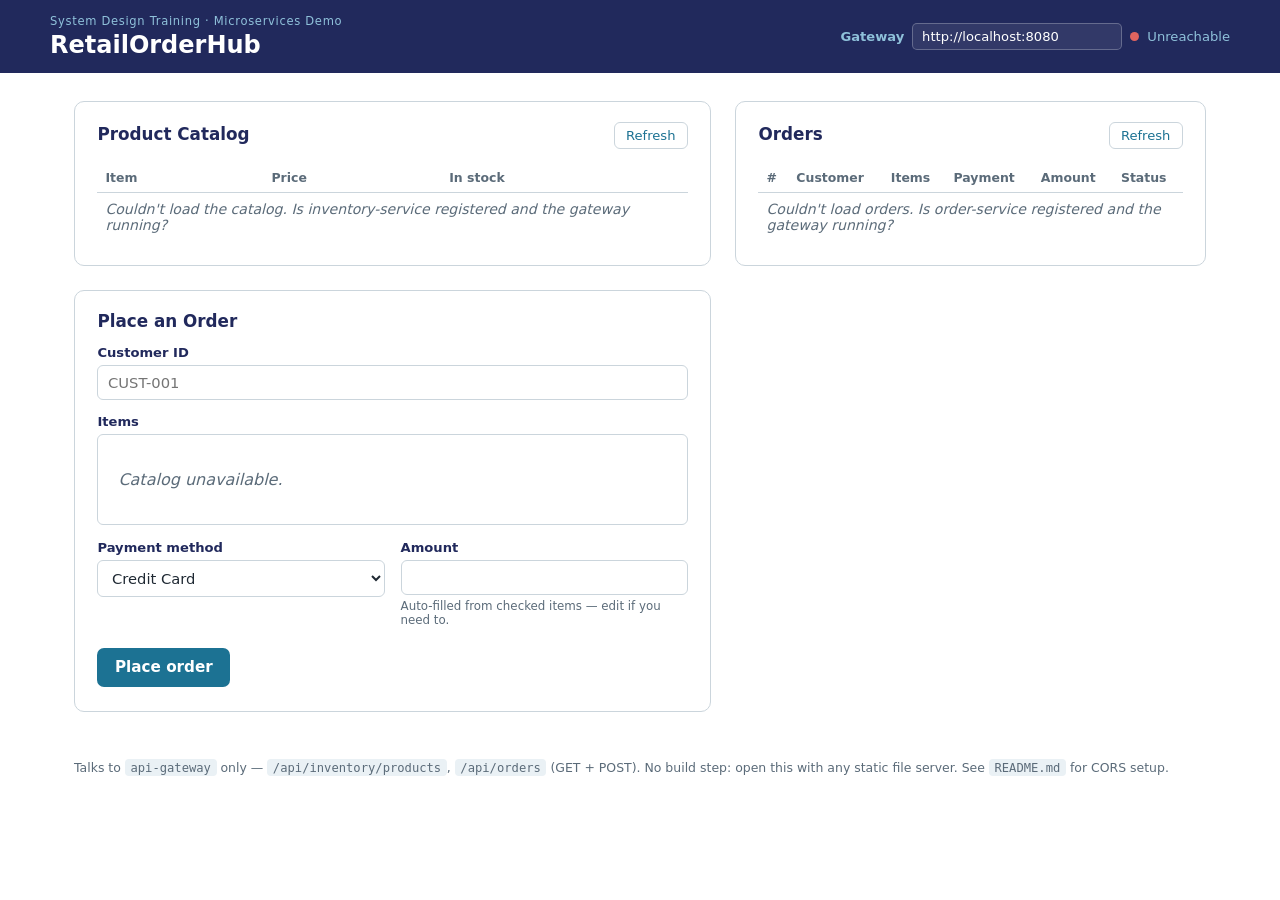
<file: day4/retailorderhub-microservices/frontend/index.html>
<!DOCTYPE html>
<html lang="en">
<head>
  <meta charset="UTF-8">
  <meta name="viewport" content="width=device-width, initial-scale=1.0">
  <title>RetailOrderHub</title>
  <link rel="stylesheet" href="styles.css">
</head>
<body>

  <header class="topbar">
    <div class="topbar-inner">
      <div class="brand">
        <span class="brand-eyebrow">System Design Training · Microservices Demo</span>
        <h1>RetailOrderHub</h1>
      </div>
      <div class="gateway-status">
        <label for="gatewayUrl">Gateway</label>
        <input id="gatewayUrl" type="text" spellcheck="false" value="http://localhost:8080">
        <span id="statusDot" class="status-dot" title="Checking..."></span>
        <span id="statusText" class="status-text">Checking…</span>
      </div>
    </div>
  </header>

  <main class="layout">

    <section class="col col-catalog">
      <div class="panel">
        <div class="panel-head">
          <h2>Product Catalog</h2>
          <button class="btn-ghost" id="refreshCatalog" type="button">Refresh</button>
        </div>
        <table class="data-table" id="catalogTable">
          <thead>
            <tr><th>Item</th><th>Price</th><th>In stock</th></tr>
          </thead>
          <tbody id="catalogBody">
            <tr><td colspan="3" class="empty-row">Loading catalog…</td></tr>
          </tbody>
        </table>
      </div>

      <div class="panel">
        <div class="panel-head">
          <h2>Place an Order</h2>
        </div>

        <div id="orderBanner" class="banner" hidden></div>

        <form id="orderForm">
          <div class="field">
            <label for="customerId">Customer ID</label>
            <input id="customerId" name="customerId" type="text" placeholder="CUST-001" required>
          </div>

          <div class="field">
            <label>Items</label>
            <div id="itemChecklist" class="item-checklist">
              <p class="empty-row">Waiting on catalog…</p>
            </div>
          </div>

          <div class="field-row">
            <div class="field">
              <label for="paymentMethod">Payment method</label>
              <select id="paymentMethod" name="paymentMethod">
                <option value="CREDIT_CARD">Credit Card</option>
                <option value="PAYPAL">PayPal</option>
                <option value="GIFT_CARD">Gift Card</option>
                <option value="APPLE_PAY">Apple Pay</option>
                <option value="GOOGLE_PAY">Google Pay</option>
              </select>
            </div>
            <div class="field">
              <label for="amount">Amount</label>
              <input id="amount" name="amount" type="number" step="0.01" min="0" required>
              <span class="field-hint">Auto-filled from checked items — edit if you need to.</span>
            </div>
          </div>

          <button type="submit" class="btn-primary" id="submitOrder">Place order</button>
        </form>
      </div>
    </section>

    <section class="col col-orders">
      <div class="panel">
        <div class="panel-head">
          <h2>Orders</h2>
          <button class="btn-ghost" id="refreshOrders" type="button">Refresh</button>
        </div>
        <table class="data-table" id="ordersTable">
          <thead>
            <tr><th>#</th><th>Customer</th><th>Items</th><th>Payment</th><th>Amount</th><th>Status</th></tr>
          </thead>
          <tbody id="ordersBody">
            <tr><td colspan="6" class="empty-row">Loading orders…</td></tr>
          </tbody>
        </table>
      </div>
    </section>

  </main>

  <footer class="footer">
    Talks to <code>api-gateway</code> only — <code>/api/inventory/products</code>,
    <code>/api/orders</code> (GET + POST). No build step: open this with any static
    file server. See <code>README.md</code> for CORS setup.
  </footer>

  <script src="app.js"></script>
</body>
</html>
</file>
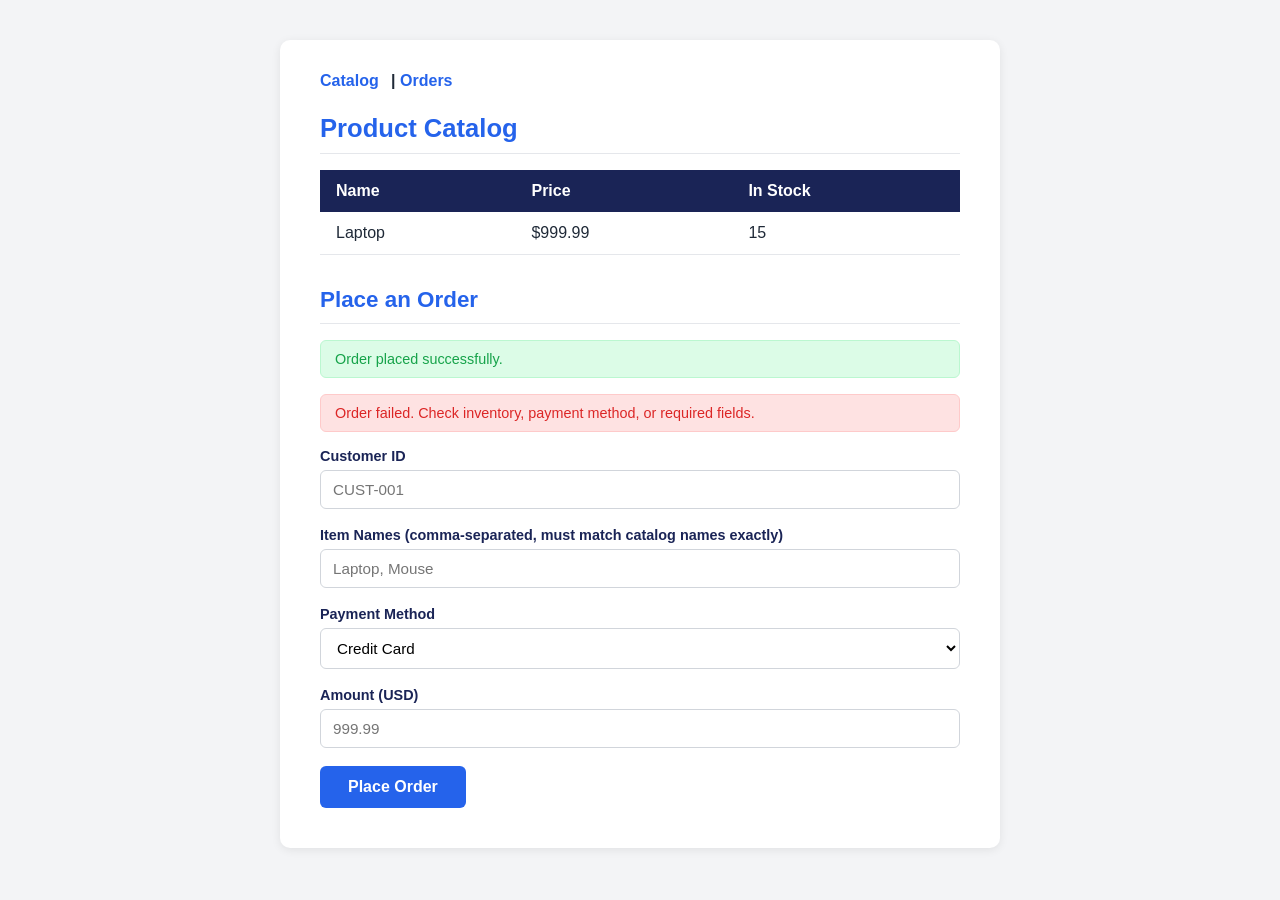
<file: day4/day3-lab3/retailorderhub/target/classes/templates/index.html>
<!DOCTYPE html>
<html xmlns:th="http://www.thymeleaf.org">
<head>
    <meta charset="UTF-8">
    <title>RetailOrderHub</title>
    <style>
        :root {
            --primary: #2563eb;
            --primary-dark: #1d4ed8;
            --navy: #1a2456;
            --success: #16a34a;
            --danger: #dc2626;
            --border: #d1d5db;
            --bg: #f3f4f6;
            --text: #1f2937;
            --muted: #6b7280;
        }

        * {
            box-sizing: border-box;
        }

        body {
            font-family: "Segoe UI", Roboto, Arial, sans-serif;
            background-color: var(--bg);
            color: var(--text);
            margin: 0;
            padding: 40px 16px;
            display: flex;
            justify-content: center;
        }

        .page {
            background: #ffffff;
            border-radius: 10px;
            box-shadow: 0 2px 10px rgba(0, 0, 0, 0.08);
            padding: 32px 40px 40px;
            width: 100%;
            max-width: 720px;
        }

        nav {
            margin-bottom: 24px;
            font-weight: 600;
        }

        nav a {
            color: var(--primary);
            text-decoration: none;
            margin-right: 8px;
        }

        nav a:hover {
            text-decoration: underline;
        }

        h1, h2 {
            color: var(--primary);
            margin-top: 0;
        }

        h1 {
            font-size: 1.6rem;
            margin-bottom: 6px;
            padding-bottom: 10px;
            border-bottom: 1px solid #e5e7eb;
        }

        h2 {
            font-size: 1.4rem;
            margin-top: 32px;
            margin-bottom: 6px;
            padding-bottom: 10px;
            border-bottom: 1px solid #e5e7eb;
        }

        table {
            width: 100%;
            border-collapse: collapse;
            margin-top: 16px;
        }

        thead th {
            background-color: var(--navy);
            color: #fff;
            text-align: left;
            padding: 12px 16px;
            font-weight: 600;
        }

        tbody td {
            padding: 12px 16px;
            border-bottom: 1px solid #e5e7eb;
        }

        tbody tr:nth-child(even) {
            background-color: #f8fafc;
        }

        .alert {
            padding: 10px 14px;
            border-radius: 6px;
            margin: 16px 0;
            font-size: 0.9rem;
        }

        .alert-success {
            background-color: #dcfce7;
            color: var(--success);
            border: 1px solid #bbf7d0;
        }

        .alert-error {
            background-color: #fee2e2;
            color: var(--danger);
            border: 1px solid #fecaca;
        }

        .field {
            margin-bottom: 18px;
        }

        label {
            display: block;
            margin-bottom: 6px;
            font-weight: 600;
            font-size: 0.9rem;
            color: var(--navy);
        }

        input[type="text"],
        input[type="number"],
        select {
            width: 100%;
            padding: 10px 12px;
            border: 1px solid var(--border);
            border-radius: 6px;
            font-size: 0.95rem;
            background-color: #fff;
        }

        input:focus,
        select:focus {
            outline: none;
            border-color: var(--primary);
            box-shadow: 0 0 0 3px rgba(37, 99, 235, 0.15);
        }

        button {
            padding: 12px 28px;
            background-color: var(--primary);
            color: #fff;
            border: none;
            border-radius: 6px;
            font-size: 1rem;
            font-weight: 600;
            cursor: pointer;
            transition: background-color 0.15s ease-in-out;
        }

        button:hover {
            background-color: var(--primary-dark);
        }
    </style>
</head>
<body>
    <div class="page">
        <nav>
            <a href="#catalog">Catalog</a> | <a href="#order">Orders</a>
        </nav>

        <h1 id="catalog">Product Catalog</h1>
        <table>
            <thead>
                <tr>
                    <th>Name</th>
                    <th>Price</th>
                    <th>In Stock</th>
                </tr>
            </thead>
            <tbody>
                <tr th:each="product : ${products}">
                    <td th:text="${product.name}">Laptop</td>
                    <td th:text="'$' + ${#numbers.formatDecimal(product.price, 1, 2)}">$999.99</td>
                    <td th:text="${product.quantity}">15</td>
                </tr>
            </tbody>
        </table>

        <h2 id="order">Place an Order</h2>

        <div th:if="${success != null}">
            <p th:if="${success}" class="alert alert-success">Order placed successfully.</p>
            <p th:unless="${success}" class="alert alert-error">Order failed. Check inventory, payment method, or required fields.</p>
        </div>

        <form action="/order" method="post">
            <div class="field">
                <label>Customer ID</label>
                <input type="text" name="customerId" placeholder="CUST-001" required>
            </div>
            <div class="field">
                <label>Item Names (comma-separated, must match catalog names exactly)</label>
                <input type="text" name="items" placeholder="Laptop, Mouse" required>
            </div>
            <div class="field">
                <label>Payment Method</label>
                <select name="paymentMethod">
                    <option value="CREDIT_CARD">Credit Card</option>
                    <option value="PAYPAL">PayPal</option>
                    <option value="GIFT_CARD">Gift Card</option>
                    <option value="APPLE_PAY">Apple Pay</option>
                    <option value="SIMULATE_FAILURE">Simulate Failure (testing)</option>
                    <!-- Lab 3 (Day 2): add <option value="DEBIT_CARD">Debit Card</option> here
                         when you build DebitCardStrategy via your own branch/PR. -->
                </select>
            </div>
            <div class="field">
                <label>Amount (USD)</label>
                <input type="number" step="0.01" name="amount" placeholder="999.99" required>
            </div>
            <button type="submit">Place Order</button>
        </form>
    </div>
</body>
</html>
</file>
<file: day4/retailorderhub-microservices/frontend/styles.css>
/* ================= Design tokens =================
   Same Ocean Gradient palette as the course's Day 4 slide deck and lab
   docs (065A82 / 1C7293 / 21295C), so this looks like it belongs to the
   same training program rather than a separate generic project. */
:root {
  --navy: #21295C;
  --deep-blue: #065A82;
  --teal: #1C7293;
  --ice-blue: #8FC1DA;
  --pale-bg: #EAF1F5;
  --muted: #5B6B79;
  --border: #CBD5DC;
  --body-text: #1F2933;
  --white: #FFFFFF;
  --success-bg: #E4F3EC;
  --success-text: #1E6B4C;
  --error-bg: #FBE9E9;
  --error-text: #9A2E2E;

  --font: "Segoe UI", "Segoe UI Semibold", system-ui, -apple-system, "Helvetica Neue", Arial, sans-serif;
}

* { box-sizing: border-box; }

html, body {
  margin: 0;
  padding: 0;
  font-family: var(--font);
  color: var(--body-text);
  background: var(--white);
}

/* ================= Top bar ================= */
.topbar {
  background: var(--navy);
  color: var(--white);
  padding: 0.9rem 1.5rem;
}
.topbar-inner {
  max-width: 1180px;
  margin: 0 auto;
  display: flex;
  align-items: center;
  justify-content: space-between;
  flex-wrap: wrap;
  gap: 0.75rem;
}
.brand-eyebrow {
  display: block;
  font-size: 0.72rem;
  letter-spacing: 0.06em;
  color: var(--ice-blue);
  margin-bottom: 0.15rem;
}
.brand h1 {
  margin: 0;
  font-size: 1.5rem;
  font-weight: 600;
}
.gateway-status {
  display: flex;
  align-items: center;
  gap: 0.5rem;
  font-size: 0.82rem;
}
.gateway-status label {
  color: var(--ice-blue);
}
#gatewayUrl {
  background: rgba(255,255,255,0.08);
  border: 1px solid rgba(255,255,255,0.25);
  color: var(--white);
  border-radius: 5px;
  padding: 0.3rem 0.55rem;
  font-size: 0.82rem;
  width: 210px;
  font-family: var(--font);
}
#gatewayUrl:focus {
  outline: 2px solid var(--ice-blue);
  outline-offset: 1px;
}
.status-dot {
  width: 9px;
  height: 9px;
  border-radius: 50%;
  background: var(--muted);
  display: inline-block;
}
.status-dot.ok { background: #4CAF7D; }
.status-dot.down { background: #E0645F; }
.status-text { color: var(--ice-blue); min-width: 5.5em; }

/* ================= Layout ================= */
.layout {
  max-width: 1180px;
  margin: 0 auto;
  padding: 1.75rem 1.5rem 3rem;
  display: grid;
  grid-template-columns: 1.15fr 0.85fr;
  gap: 1.5rem;
  align-items: start;
}
@media (max-width: 860px) {
  .layout { grid-template-columns: 1fr; }
}
.col { display: flex; flex-direction: column; gap: 1.5rem; }

.panel {
  border: 1px solid var(--border);
  border-radius: 10px;
  padding: 1.25rem 1.4rem 1.5rem;
}
.panel-head {
  display: flex;
  align-items: baseline;
  justify-content: space-between;
  margin-bottom: 0.9rem;
}
.panel-head h2 {
  margin: 0;
  font-size: 1.05rem;
  font-weight: 600;
  color: var(--navy);
}

/* ================= Buttons ================= */
.btn-ghost {
  background: none;
  border: 1px solid var(--border);
  color: var(--teal);
  font-family: var(--font);
  font-size: 0.82rem;
  padding: 0.32rem 0.7rem;
  border-radius: 6px;
  cursor: pointer;
}
.btn-ghost:hover { background: var(--pale-bg); }

.btn-primary {
  background: var(--teal);
  color: var(--white);
  border: none;
  font-family: var(--font);
  font-size: 0.95rem;
  font-weight: 600;
  padding: 0.65rem 1.1rem;
  border-radius: 7px;
  cursor: pointer;
  margin-top: 0.4rem;
}
.btn-primary:hover { background: var(--deep-blue); }
.btn-primary:disabled { background: var(--border); color: var(--muted); cursor: not-allowed; }

/* ================= Tables ================= */
.data-table {
  width: 100%;
  border-collapse: collapse;
  font-size: 0.88rem;
}
.data-table th {
  text-align: left;
  color: var(--muted);
  font-weight: 600;
  font-size: 0.78rem;
  padding: 0.4rem 0.5rem;
  border-bottom: 1px solid var(--border);
}
.data-table td {
  padding: 0.5rem 0.5rem;
  border-bottom: 1px solid var(--pale-bg);
  vertical-align: top;
}
.data-table tbody tr:last-child td { border-bottom: none; }
.empty-row { color: var(--muted); font-style: italic; padding: 0.6rem 0.5rem; }
.stock-low { color: var(--error-text); font-weight: 600; }

/* ================= Form ================= */
.field { margin-bottom: 0.9rem; display: flex; flex-direction: column; gap: 0.3rem; }
.field-row { display: flex; gap: 1rem; }
.field-row .field { flex: 1; }
label { font-size: 0.82rem; font-weight: 600; color: var(--navy); }
input[type="text"], input[type="number"], select {
  font-family: var(--font);
  font-size: 0.92rem;
  padding: 0.5rem 0.6rem;
  border: 1px solid var(--border);
  border-radius: 6px;
  color: var(--body-text);
  background: var(--white);
}
input:focus, select:focus {
  outline: 2px solid var(--teal);
  outline-offset: 1px;
}
.field-hint { font-size: 0.74rem; color: var(--muted); }

.item-checklist {
  border: 1px solid var(--border);
  border-radius: 6px;
  padding: 0.6rem 0.75rem;
  display: flex;
  flex-direction: column;
  gap: 0.4rem;
  max-height: 190px;
  overflow-y: auto;
}
.item-checklist label {
  display: flex;
  align-items: center;
  gap: 0.5rem;
  font-weight: 400;
  font-size: 0.88rem;
  color: var(--body-text);
  cursor: pointer;
}
.item-checklist input[type="checkbox"] { accent-color: var(--teal); }
.item-checklist .out-of-stock { color: var(--muted); text-decoration: line-through; }

/* ================= Banner ================= */
.banner {
  border-radius: 7px;
  padding: 0.65rem 0.85rem;
  font-size: 0.88rem;
  margin-bottom: 1rem;
}
.banner.success { background: var(--success-bg); color: var(--success-text); }
.banner.error { background: var(--error-bg); color: var(--error-text); }

/* ================= Footer ================= */
.footer {
  max-width: 1180px;
  margin: 0 auto;
  padding: 0 1.5rem 2rem;
  font-size: 0.78rem;
  color: var(--muted);
}
.footer code {
  background: var(--pale-bg);
  padding: 0.1rem 0.35rem;
  border-radius: 4px;
  font-size: 0.76rem;
}
</file>
